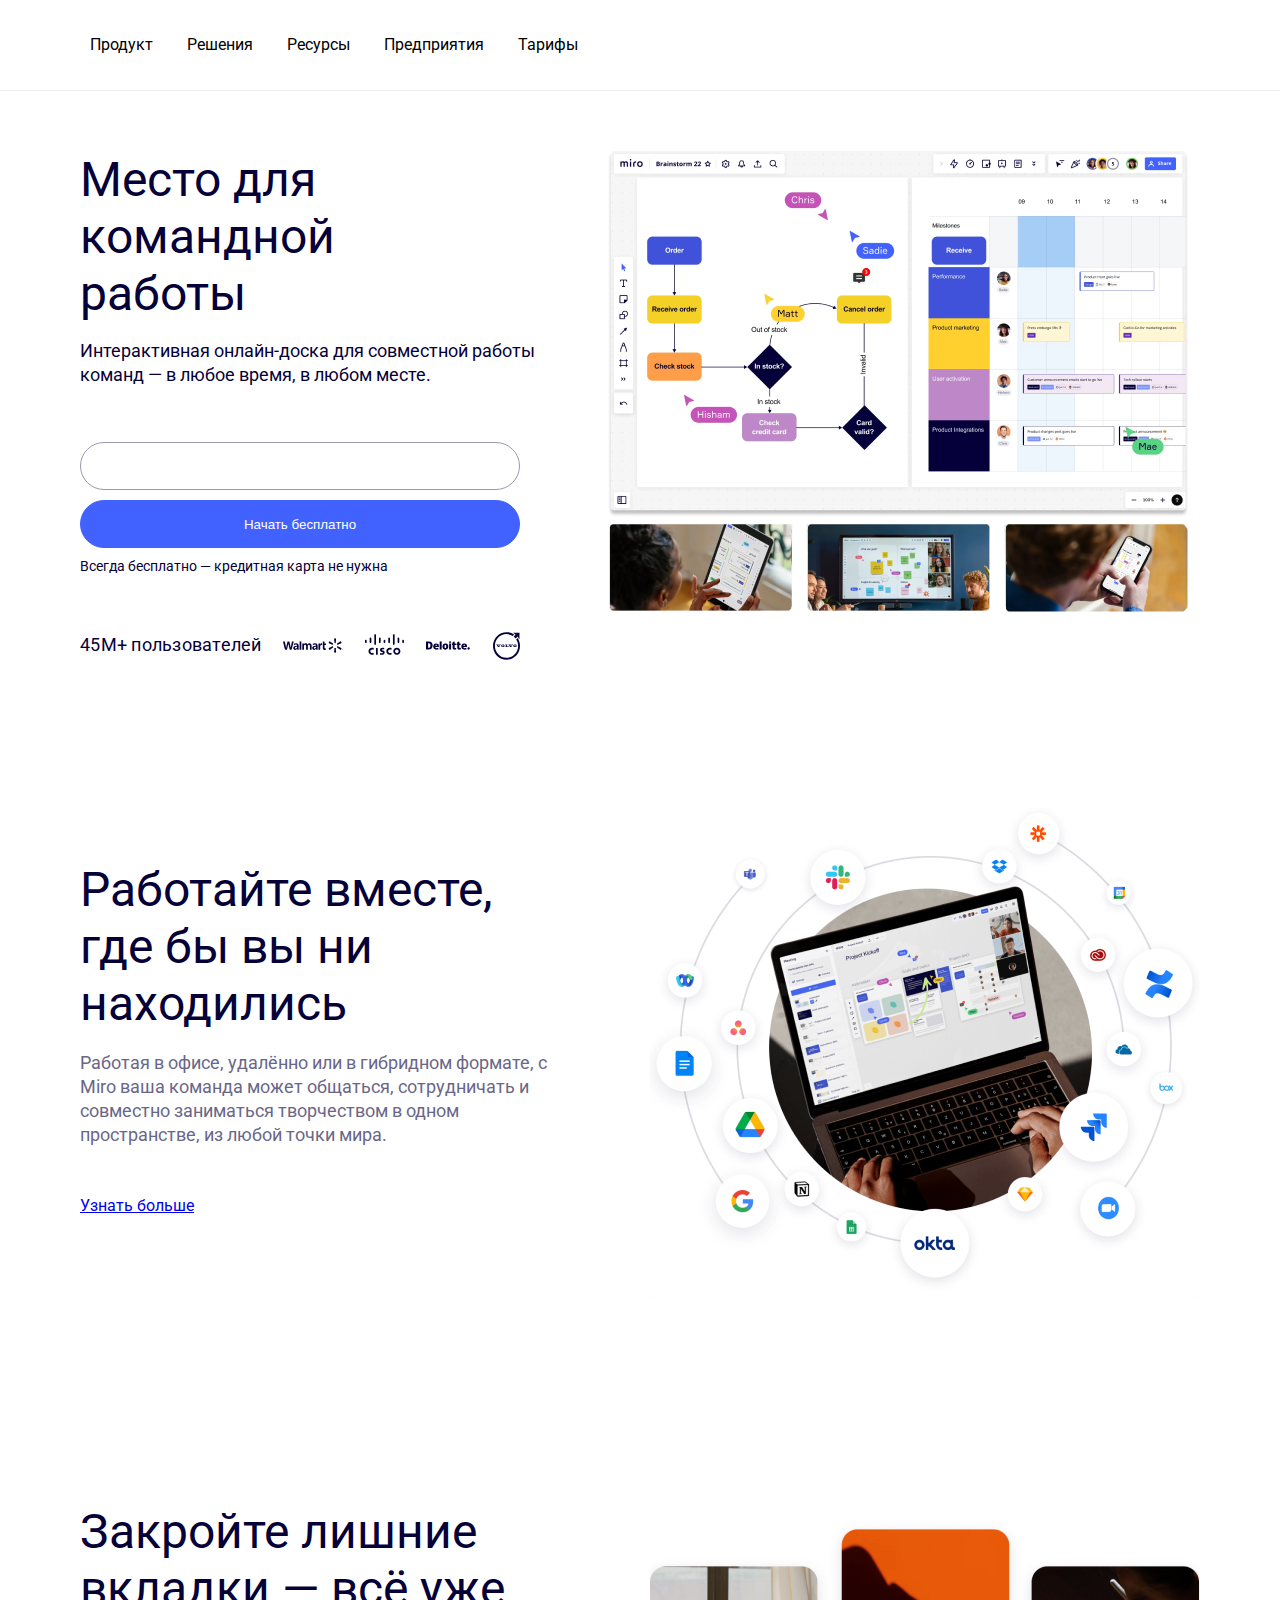
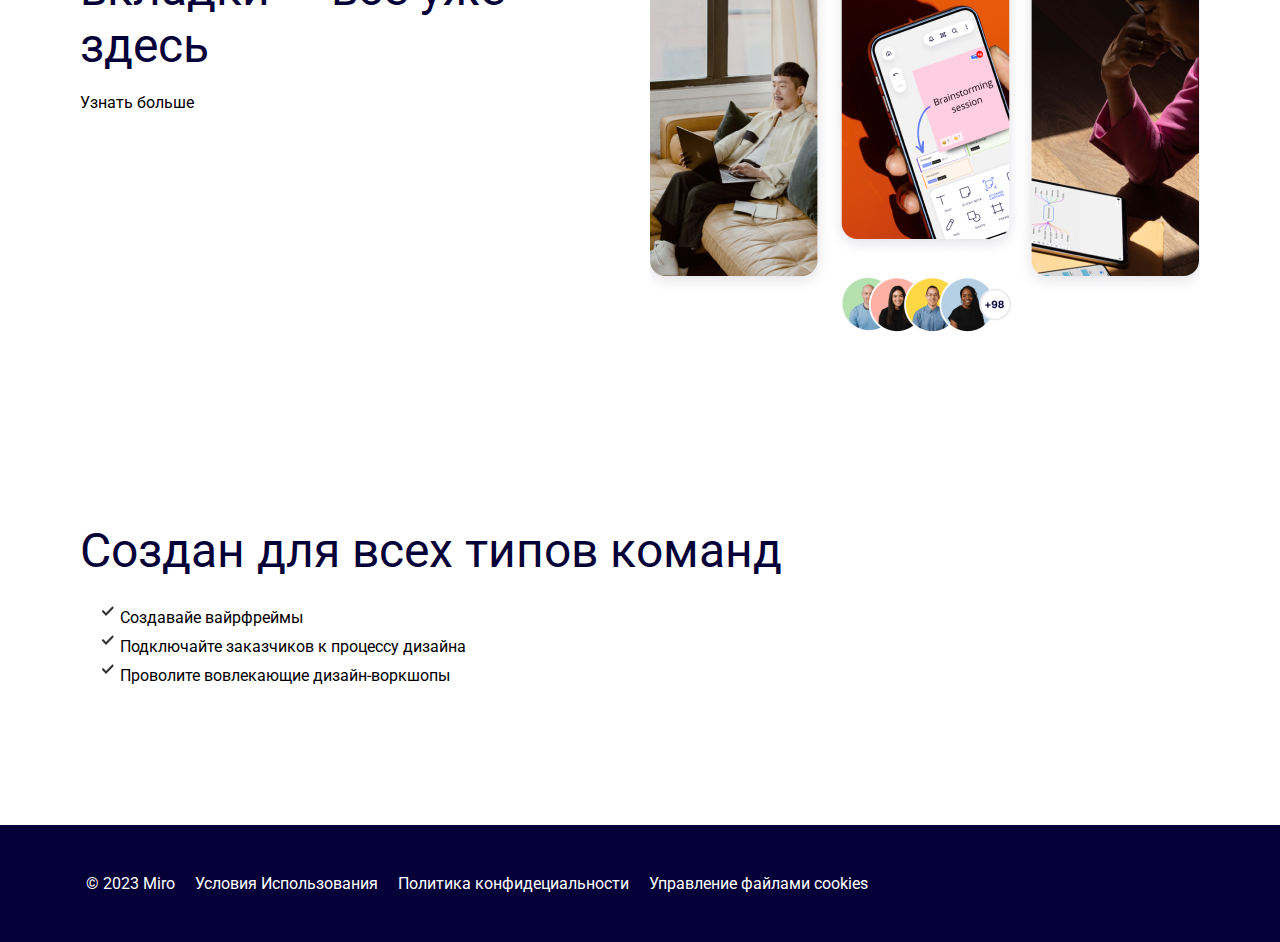
<file: 1-Miro/index.html>
<!DOCTYPE html>
<html lang="ru">
<head>
    <meta charset="UTF-8">
    <meta name="viewport" content="width=device-width, initial-scale=1.0">
    <title>Document</title>
    <link rel="preconnect" href="https://fonts.googleapis.com">
    <link rel="preconnect" href="https://fonts.gstatic.com" crossorigin>
    <link href="https://fonts.googleapis.com/css2?family=Roboto:ital,wght@0,100;0,300;0,400;0,500;0,700;0,900;1,100;1,300;1,400;1,500;1,700;1,900&display=swap" rel="stylesheet">   <link rel="stylesheet" type="" href="./styles/style.css">
</head>
<body>
   <header>
    <nav>
        <ul>
            <li>Продукт</li>
            <li>Решения</li>
            <li>Ресурсы</li>
            <li>Предприятия</li>
            <li>Тарифы</li>
        </ul>
    </nav>
   </header>
   <main>
    <section id="hero">
        <div>
            <h1>Место для <br>командной <br>работы</h1>
            <p class="heroText">Интерактивная онлайн-доска для совместной работы команд — в любое время, в любом месте.</p>
            <form action="/register" method="get" class="heroForm">
                <input type="email" name="email" value="">
                <button id="heroButton"  type="submit">Начать бесплатно</button>
            </form>
            <p>Всегда бесплатно — кредитная карта не нужна</p>
            <div class="heroLogo">
                <p class="logoText">45M+  пользователей</p>
                <img src="./images/logo1.svg" alt="logo1.svg">
                <img src="./images/logo2.svg" alt="logo2.svg">
                <img src="./images/logo3.svg" alt="logo3.svg">
                <img src="./images/logo4.svg" alt="logo4.svg">
            </div>
        </div>
        <div>
            <img src="./images/hero.png" alt="Изображение экрана работы miro" id="heroImage">
        <div>
    </section>
    <section class="section">
        <div>
            <h2>Работайте вместе, где бы вы ни находились</h2>
            <p class="sectionText" >Работая в офисе, удалённо или в гибридном формате, с Miro ваша команда может общаться, сотрудничать и совместно заниматься творчеством в одном пространстве, из любой точки мира.</p>
            <a href="#">Узнать больше</a>
        </div>
        <div>
            <img src="./images/1.png" alt="Работа в miro с мобильных устройств">
        </div>
    </section>
    <section class="section section-reverse">
        <div>
            <img src="./images/2.png" alt="Сервиcвы вокруг miro">
        </div>
        <div>
            <h2>Закройте лишние вкладки — всё уже здесь</h2 
            Редактируете ли вы документы в Google Docs, работаете над задачами в Jira или созваниваетесь в Zoom, Miro предлагает более 100 интеграций с уже известными и полюбившимися вам инструментами.
            <a href="#">Узнать больше</a>
        </div>
   </section>
    <section>
        <h2>Создан для всех типов команд</h2>
        <ul class="sectionList">
            <li>Создавайе вайрфреймы</li>
            <li>Подключайте заказчиков к процессу дизайна</li>
            <li>Проволите вовлекающие дизайн-воркшопы</li>
        </ul>
    </section>
    <footer>
        <div>
            <div>
                &#169; 2023 Miro
            </div>
            <a href="#">Условия Использования</a>
            <a href="#">Политика конфидециальности</a>
            <a href="#">Управление файлами cookies</a>
        </div>
    </footer>
   </main>
</body>
</html>
</file>
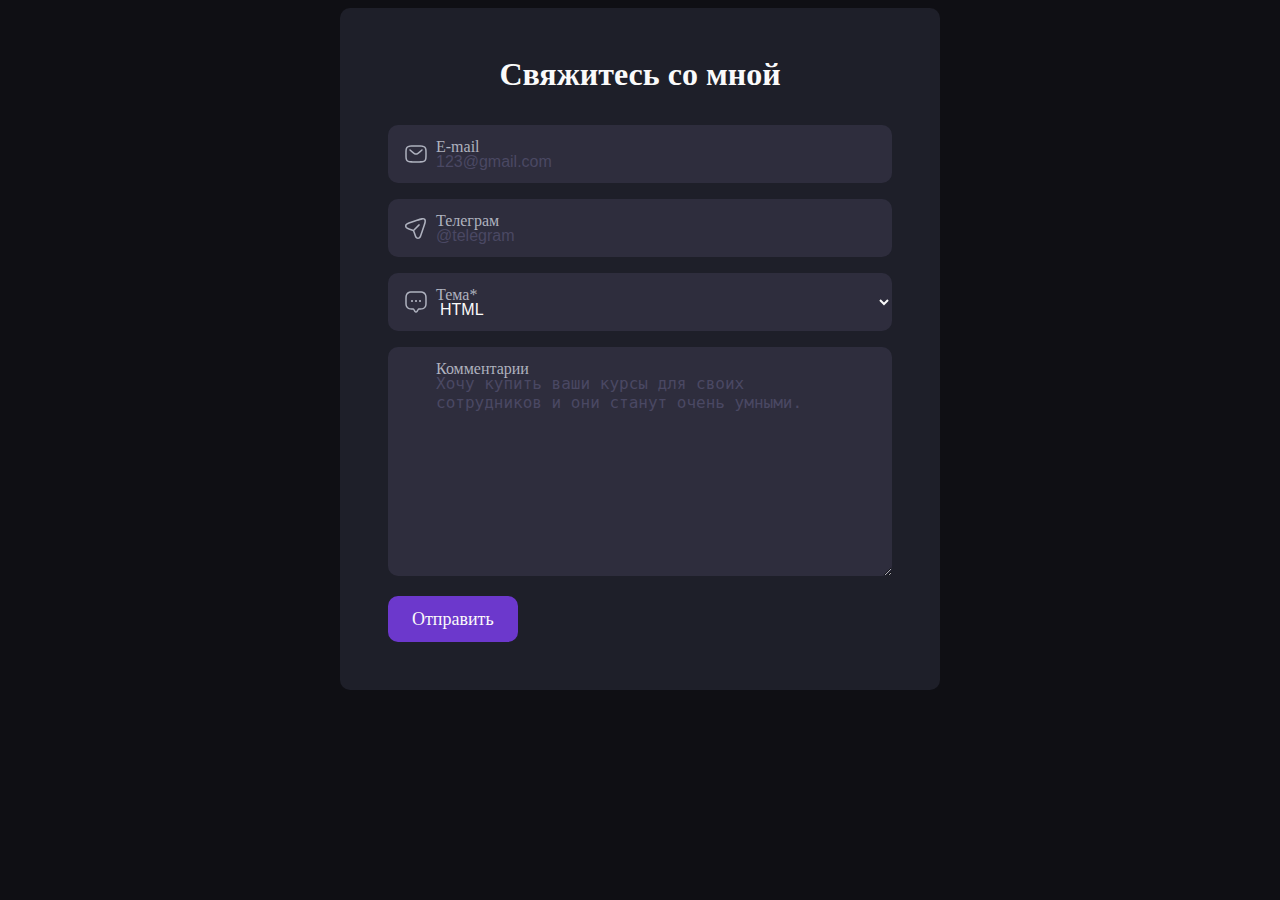
<file: 2-PurpleForm/index.html>
<!DOCTYPE html>
<html lang="en">
<head>
    <meta charset="UTF-8">
    <meta name="viewport" content="width=device-width, initial-scale=1.0">
    <title>Document</title>
    <link rel="stylesheet" type="" href="./styles/style.css">
</head>
<body>
    <main>
            <h1>Свяжитесь со мной</h1>
        <form action="#">
            <div class="field">
                <label for="email" >E-mail</label>
                <img src="./images/message.svg" alt="message icon">
                <input type="email"  id="email" 
                    name="email" value="" 
                    placeholder="123@gmail.com"
                    required>
            </div>
            <div class="field">
                <img src="./images/telegram.svg" alt="telegram icon">
                <label for="telegram">Телеграм</label>
                <input type="text" id="telegram"  
                    name="telegram" value="" 
                    placeholder="@telegram" 
                    required>
            </div>
            <div class="field">
                <img src="./images/topic.svg" alt="topic icon">
                <label for="topic">Тема*</label>
                <select name="topic" id="topic" required>
                    <option value="1">HTML</option>
                    <option value="2">CSS</option>
                    <option value="3">JavaScript</option>
                </select>
                </div>
            <div class="field">
                <label for="comment">Комментарии</label>
                <textarea rows="10" id="comment" name="comment"  cols="30" 
                    placeholder="Хочу купить ваши курсы для своих сотрудников и они станут очень умными."></textarea> </div>
            <div>
                <button type="submit">Отправить</button>
            </div>
            </div>
        </form>
    </main>
    
</body>
</html>
</file>
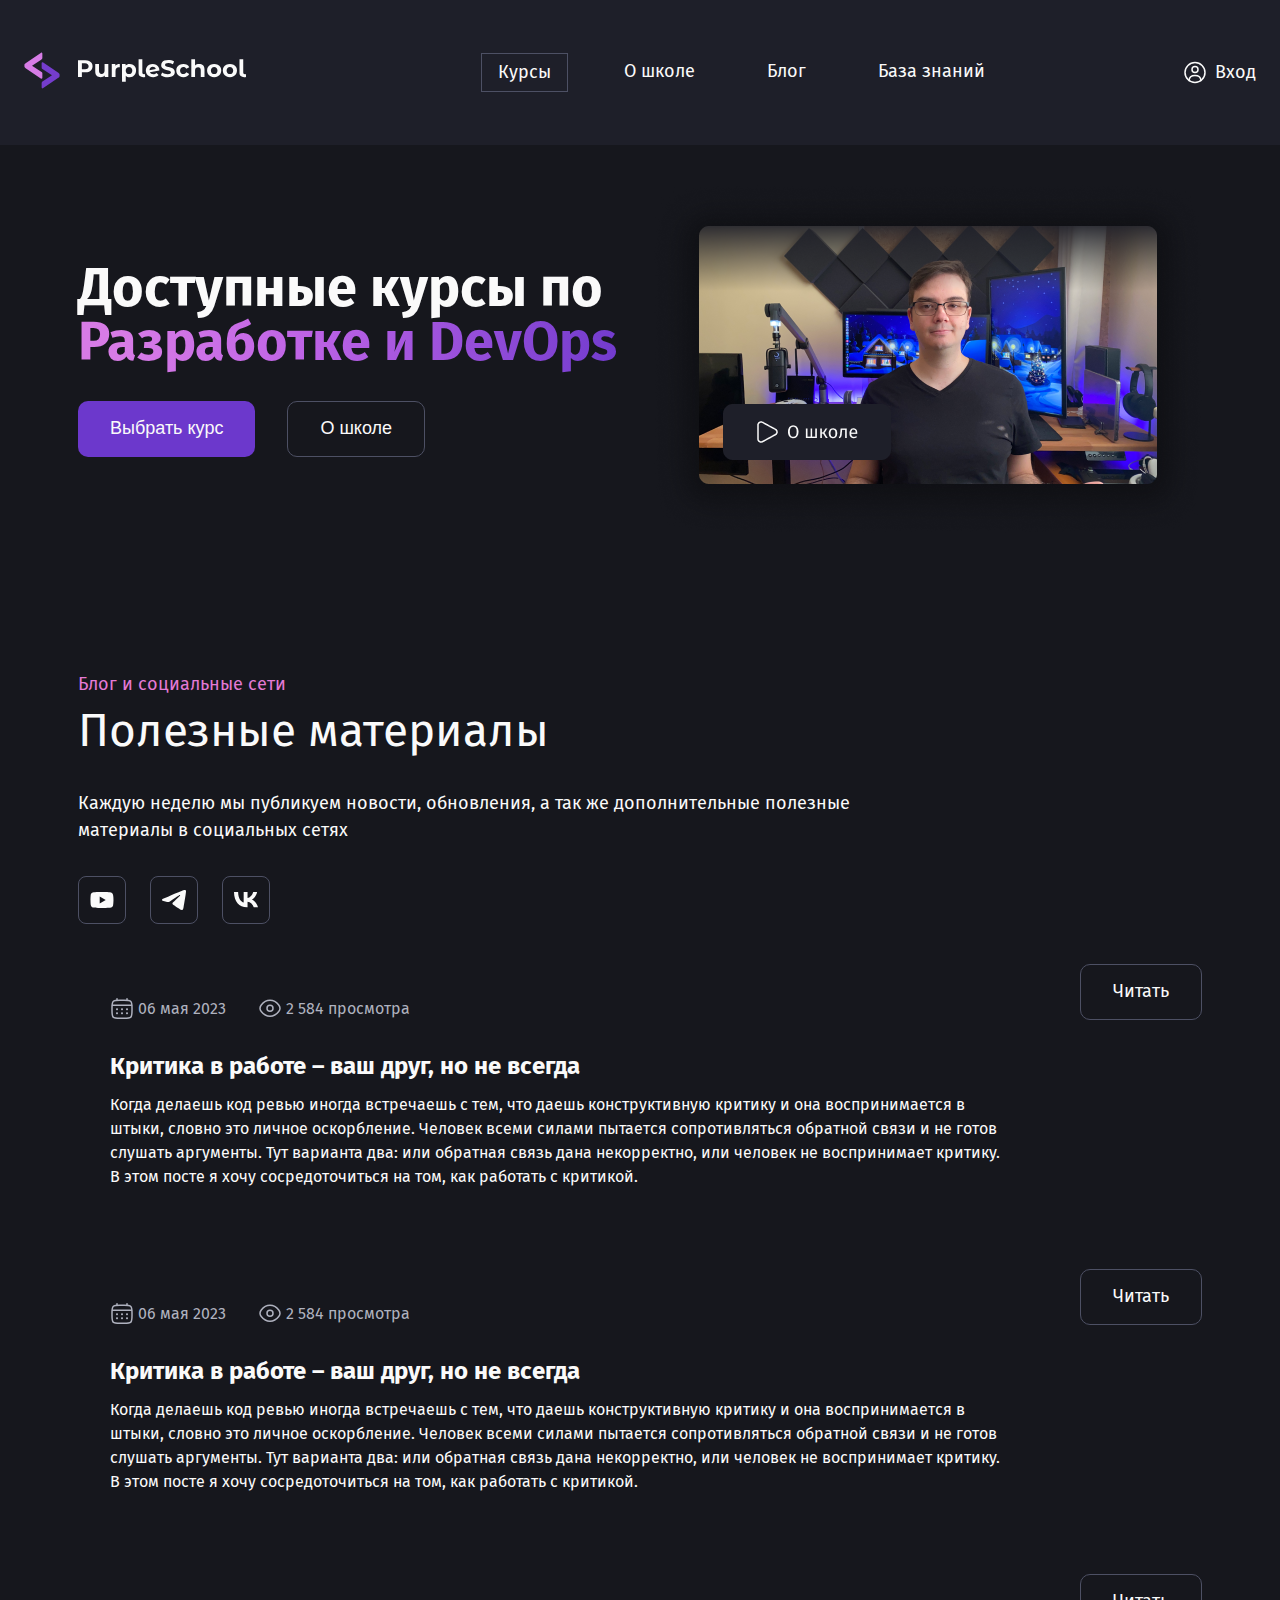
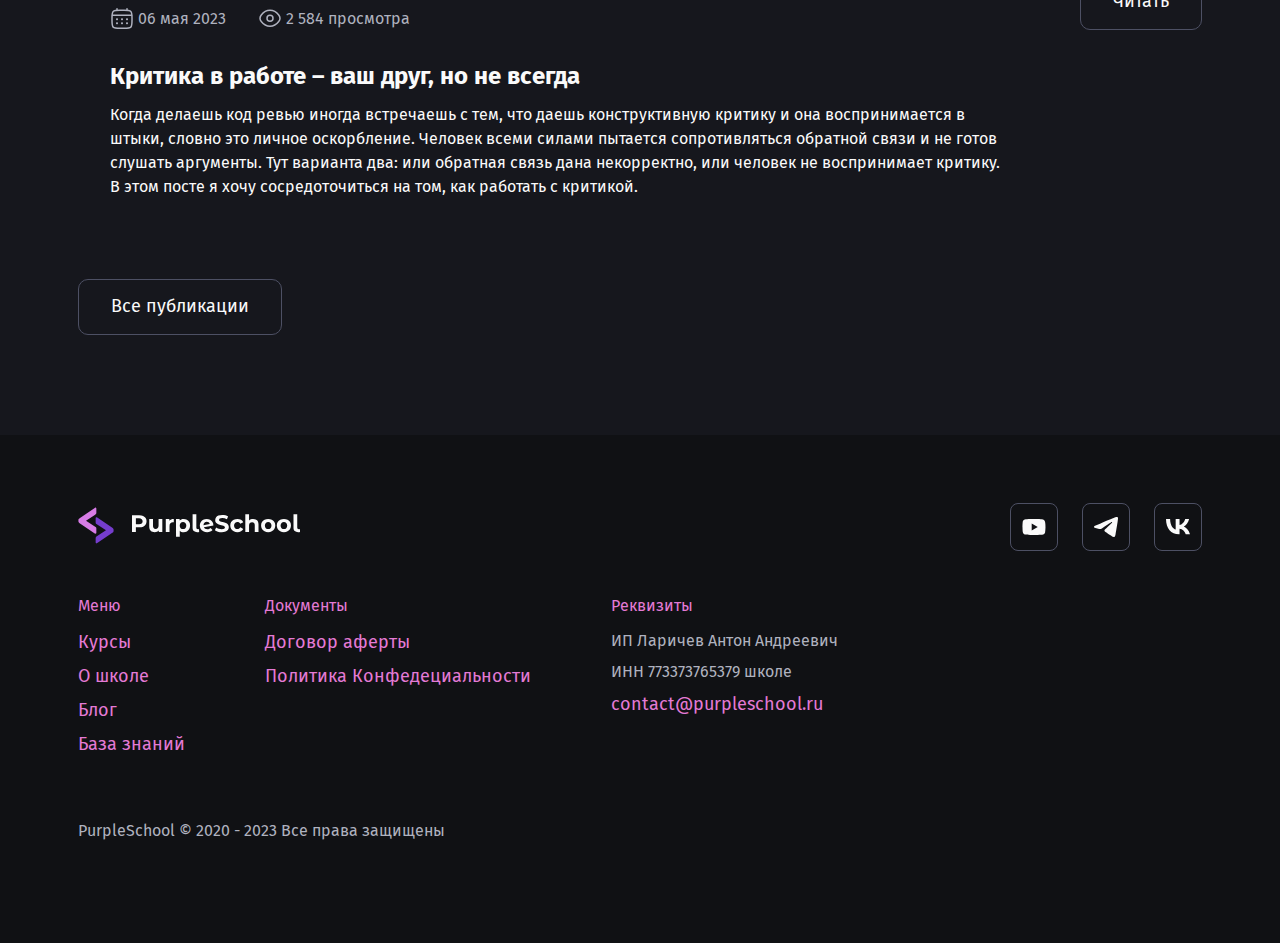
<file: 3-PurpleSchool/index.html>
<!DOCTYPE html>
<html lang="ru{}">
    <head>
        <meta charset="UTF-8">
        <meta name="viewport" content="width=, initial-scale=1.0">
        <title>purpleShcool</title>
        <link rel="stylesheet" type="" href="./styles/global.css">
        <link rel="stylesheet" type="" href="./styles/header.css">
        <link rel="stylesheet" type="" href="./styles/page.css">
        <link rel="stylesheet" type="" href="./styles/components.css">
        <link rel="stylesheet" type="" href="./styles/footer.css">
        <link rel="preconnect" href="https://fonts.googleapis.com">
        <link rel="preconnect" href="https://fonts.gstatic.com" crossorigin>
        <link href="https://fonts.googleapis.com/css2?family=Fira+Sans:wght@400;700&display=swap" rel="stylesheet">
    </head>
    <body>
        <header class="header">
            <div class="header__wrapper">
                <a href="#"><img class="header__logo" src="./images/logo.svg" alt="логотип PurpleSchool"/></a>
                <nav> 
                    <ul class="menu">
                        <li class="menu__item menu__item_active"><a href="#">Курсы</a></li>
                        <li class="menu__item"><a href="#">О школе</a></li>
                        <li class="menu__item"><a href="#">Блог</a></li>
                        <li class="menu__item"><a href="#">База знаний</a></li>
                    </ul>
                </nav>
                <a class="header__login" href="#">
                    <img src="./images/user.svg" alt="Иконка пользователя"/>
                    <div>Вход</div>
                </a>
                <button class="header__mobile-menu-button">
                    <img src="./images/menu.svg" alt="Мобильное меню">
                </button>
            </div>
        </header>
        <section class="section section_light">
            <div class="hero">
                <div class="hero__left">
                   <div class="hero__h1">
                       Доступные курсы по </br>
                       <span class="hero__h1_gradient">Разработке и DevOps</span>
                   </div> 
                   <div class="hero__cta">
                       <button class="button button_primary">Выбрать курс</button>
                       <button class="button button_ghost">О школе</button>
                    </div>
                </div>
                <img class="hero__right" src="./images/video.png" alt="Видео с автором">
                
            </div>

        </section>
        <section>
            <div class="section__wrapper">
                <div class="headling">
                    <div class="headling__top">
                        Блог и социальные сети
                    </div>
                    <h2 class="headling__buttom">
                        Полезные материалы
                    </h2>
                </div>
                <p class="paragraph paragraph-32">
                    Каждую неделю мы публикуем новости, обновления, а так же 
                    дополнительные полезные материалы в социальных сетях
                </p>
                <div class="social-icons">
                    <a href="#" class="social-icons__icon">
                        <img src="./images/social/youtube.svg" 
                        alt="иконка youtube"/>
                    </a>
                    <a href="#" class="social-icons__icon">
                        <img src="./images/social/telegram.svg" 
                        alt="иконка telegram"/>
                    </a>
                    <a href="#" class="social-icons__icon">
                        <img src="./images/social/vk.svg" 
                        alt="иконка vk"/>
                    </a>
                </div>
                <div class="post-wrapper">
                    <artical class="post card card__32">
                        <div class="post__stats">
                            <div class="post__stat">
                                <img src="./images/clalendar-icon.svg" alt="иконка календаря">
                                06 мая 2023
                            </div>
                            <div class="post__stat">
                                <img src="./images/eye-icon.svg" alt="иконка просмотров">
                                2 584 просмотра
                            </div>
                        </div>
                        <div class="post__content">
                            <h3 class="post__header">
                                Критика в работе – ваш друг, но не всегда
                            </h3>
                            <div class="post__description">
                                Когда делаешь код ревью иногда встречаешь с тем, что даешь конструктивную критику и она воспринимается в штыки, словно это личное оскорбление. Человек всеми силами пытается сопротивляться обратной связи и не готов слушать аргументы. Тут варианта два: или обратная связь дана некорректно, или человек не воспринимает критику. В этом посте я хочу сосредоточиться на том, как работать с критикой.
                            </div>
                        </div>
                    </artical>
                    <div class="post__button">
                        <a href="#" class="button button_ghost">Читать</a>
                    </div>
                </div>
                <div class="post-wrapper">
                    <artical class="post card card__32">
                        <div class="post__stats">
                            <div class="post__stat">
                                <img src="./images/clalendar-icon.svg" alt="иконка календаря">
                                06 мая 2023
                            </div>
                            <div class="post__stat">
                                <img src="./images/eye-icon.svg" alt="иконка просмотров">
                                2 584 просмотра
                            </div>
                        </div>
                        <div class="post__content">
                            <h3 class="post__header">
                                Критика в работе – ваш друг, но не всегда
                            </h3>
                            <div class="post__description">
                                Когда делаешь код ревью иногда встречаешь с тем, что даешь конструктивную критику и она воспринимается в штыки, словно это личное оскорбление. Человек всеми силами пытается сопротивляться обратной связи и не готов слушать аргументы. Тут варианта два: или обратная связь дана некорректно, или человек не воспринимает критику. В этом посте я хочу сосредоточиться на том, как работать с критикой.
                            </div>
                        </div>
                    </artical>
                    <div class="post__button">
                        <a href="#" class="button button_ghost">Читать</a>
                    </div>
                </div>
                <div class="post-wrapper">
                    <artical class="post card card__32">
                        <div class="post__stats">
                            <div class="post__stat">
                                <img src="./images/clalendar-icon.svg" alt="иконка календаря">
                                06 мая 2023
                            </div>
                            <div class="post__stat">
                                <img src="./images/eye-icon.svg" alt="иконка просмотров">
                                2 584 просмотра
                            </div>
                        </div>
                        <div class="post__content">
                            <h3 class="post__header">
                                Критика в работе – ваш друг, но не всегда
                            </h3>
                            <div class="post__description">
                                Когда делаешь код ревью иногда встречаешь с тем, что даешь конструктивную критику и она воспринимается в штыки, словно это личное оскорбление. Человек всеми силами пытается сопротивляться обратной связи и не готов слушать аргументы. Тут варианта два: или обратная связь дана некорректно, или человек не воспринимает критику. В этом посте я хочу сосредоточиться на том, как работать с критикой.
                            </div>
                        </div>
                    </artical>
                    <div class="post__button">
                        <a href="#" class="button button_ghost">Читать</a>
                    </div>
                </div>
                <div class="button-more">
                    <a href="#" class="button button_ghost">Все публикации</a>
                </div>
            </div>
        </section>

        <footer class="footer">
            <div class="footer__wrapper">
                <div class="footer__social">
                    <a href="#"><img 
                        class="footer__logo" 
                        src="./images/logo.svg" 
                        alt="логотип PurpleSchool"/>
                    </a>
                    <div class="social-icons">
                        <a href="#" class="social-icons__icon">
                            <img src="./images/social/youtube.svg" 
                            alt="иконка youtube"/>
                        </a>
                        <a href="#" class="social-icons__icon">
                            <img src="./images/social/telegram.svg" 
                            alt="иконка telegram"/>
                        </a>
                        <a href="#" class="social-icons__icon">
                            <img src="./images/social/vk.svg" 
                            alt="иконка vk"/>
                        </a>
                    </div>
                </div>
                <div  class="footer__menu">
                    <nav>
                        <div class="footer__menu-header">Меню</div>
                        <ul class="menu-small">
                            <li class="menu-small__item"><a href="#">Курсы</a></li>
                            <li class="menu-small__item"><a href="#">О школе</a></li>
                            <li class="menu-small__item"><a href="#">Блог</a></li>
                            <li class="menu-small__item"><a href="#">База знаний</a></li>
                        </ul>
                    </nav>
                    <div>
                        <div class="footer__menu-header">Документы</div>
                        <ul class="menu-small">
                            <li class="menu-small__item"><a href="#">Договор аферты</a></li>
                            <li class="menu-small__item"><a href="#">Политика Конфедециальности</a></li>
                        </ul>
                    </div>
                    <div>
                        <div class="footer__menu-header">Реквизиты</div>
                        <ul class="menu-small">
                            <li class="menu-small__item">
                                ИП Ларичев Антон Андреевич
                            </li>
                            <li class="menu-small__item">
                                ИНН 773373765379 школе
                            </li>
                            <li class="menu-small__item">
                                <a href="mailto:contact@purpleschool.ru">contact@purpleschool.ru</a>
                            </li>
                        </ul>
                    </div>
                </div>
                <div  class="footer__copywrite">
                    PurpleSchool © 2020 - 2023 Все права защищены
                </div>
            </div>
        </footer>
    </body>
</html>
</file>
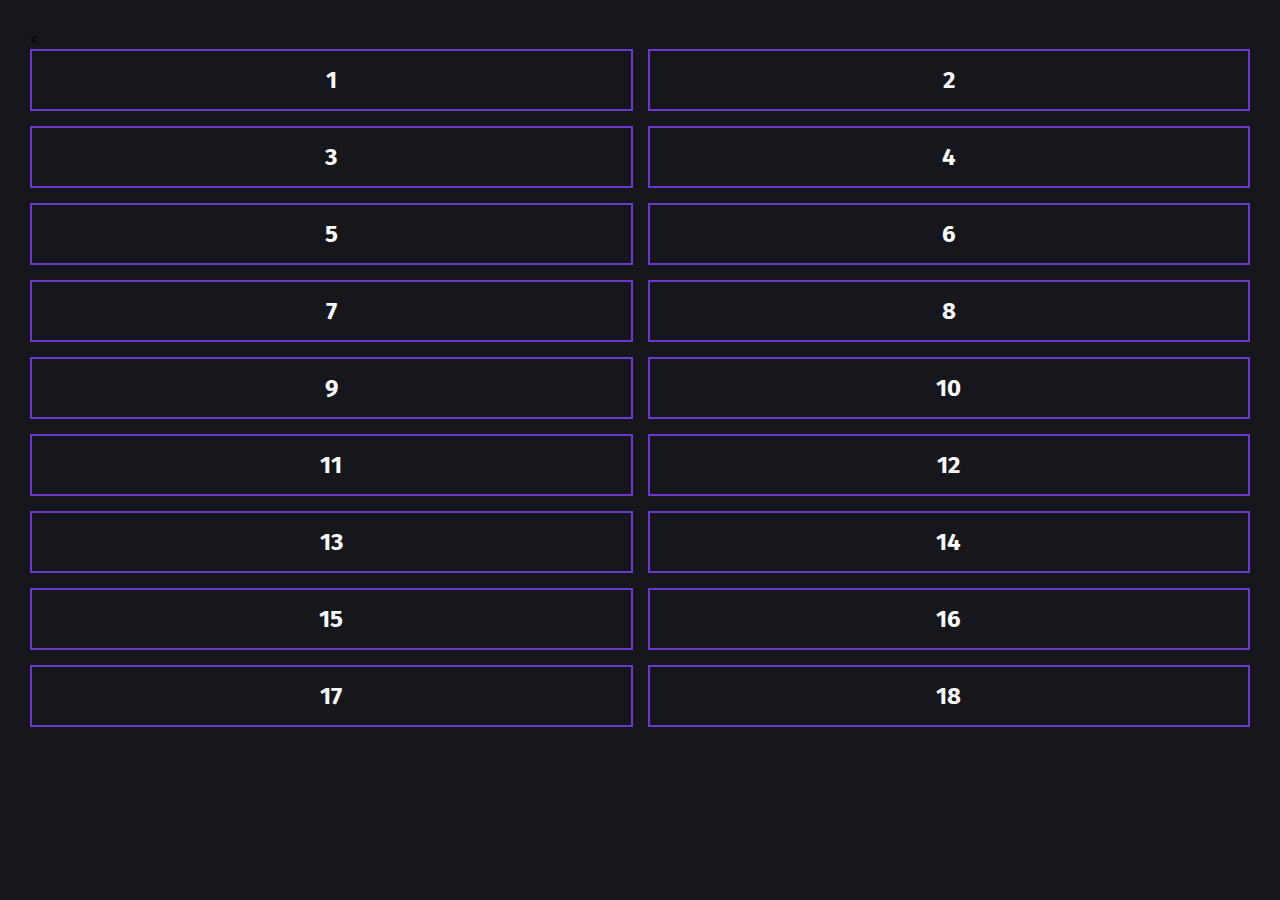
<file: 4-Grid/index.html>
<!DOCTYPE html>
<html lang="en">
<head>
    <meta charset="UTF-8">
    <meta name="viewport" content="width=device-width, initial-scale=1.0">
    <<link rel="stylesheet" type="" href="./styles/style.css">
    <link rel="preconnect" href="https://fonts.googleapis.com">
    <link rel="preconnect" href="https://fonts.gstatic.com" crossorigin>
    <link href="https://fonts.googleapis.com/css2?family=Fira+Sans:wght@400;700&display=swap" rel="stylesheet">
    <title>Grid</title>
</head>
<body>
   <div class="wrapper"> 
       <div class="item item_1">1</div>
       <div class="item item_2">2</div>
       <div class="item item_3">3</div>
       <div class="item item_4">4</div>
       <div class="item">5</div>
       <div class="item">6</div>
       <div class="item">7</div>
       <div class="item">8</div>
       <div class="item item_9">9</div>
       <div class="item">10</div>
       <div class="item item_11">11</div>
       <div class="item">12</div>
       <div class="item">13</div>
       <div class="item">14</div>
       <div class="item">15</div>
       <div class="item">16</div>
       <div class="item">17</div>
       <div class="item">18</div>
   </div>
</body>
</html>
</file>
<file: 1-Miro/styles/style.css>
* {
  box-sizing: border-box;
} 
/*@font-face {*/
/*  font-family: "Roboto";*/
/*  src: url("../fonts/Roboto/Roboto-Regular.ttf");*/
/*}*/
/*html {
  font-size: 10px;
}*/
body {
  font-family: "Roboto", sans-serif;
  margin: 0;
}
header {
  margin-bottom: 60px;
  border-bottom: 1px solid #F0F0F0;
}
nav {
  padding: 33px 50px;
  margin-bottom: 60px;
  max-width: 1200px;
  margin: 0 auto;
}
nav ul {
  list-style: none;
  padding: 0;
  margin: 0;
  display: flex;
  gap: 34px;
/*  font-family: Roboto;*/
  font-size: 16px;
  font-weight: 400;
  line-height: 24px;
}

h1 {
  margin: 0 0 17px 0;
/*  text-align: center;*/
}
 h2 {
   margin: 60px 0 19px 0;
 }

h1, h2 {
  font-weight: 400;
  font-size: 48px;
/*  font-size: max(4vw, 48px);*/
/*  font-size: clamp(min(4vw), 300px,  max(20vw, 40rem));*/
  line-height; 56px;
  color: #050038;
}

p {
  font-weight: 400;
  font-size: 18px;
  line-height: 24px;
}
section {
  max-width: 1200px;
  margin: 0 auto;
  padding: 0 40px;
  margin-bottom: 140px;
}

 .section {
   display: flex;
   gap:  100px;
 }
 .section-reverse {
   flex-direction: row-reverse;
 }

 #hero {
   display: flex;
   gap: 60px;
   font-size: 16px;
 }
.heroText {
  color: #050038;
  margin: 0 0 55px 0;
}
#heroButton {
/*  font-size: 1em;*/
/*  background-color: #4262FF;*/
/*  color: #FFF;*/
/*  border: 1px solid #4262FF;*/
/*/*  padding: 1em 2em;*/*/
/*  background-color: #122db6;*/
/*  border-radius: 50%;*/
/*  transition: background-color 1s, border-radius 2s;*/
}
#heroButton:active {
  background-color: #071766;
}
.heroForm {
  display: flex;
  flex-direction: column;
  gap: 10px;
}
.heroForm input {
  width: 440px;
  border-radius: 32px;
  border: 1px solid #9B99AF;
  height: 48px;
  padding: 5px 10px;
}
.heroForm button {
  height: 48px;
  color: #FFF;
  border: 1px solid #4262FF;
  width: 440px;
  background-color: #4262FF;
  height: 48px;
  padding: 5px 10px;
  border-radius: 32px;
}
 .heroForm +p {
   font-family: Roboto;
   font-size: 14px;
   font-weight: 400;
   line-height: 20px;
/*   letter-spacing: 0em;*/
   text-align: left;
   color: #050038;
   margin: 8px 0 52px 0;
 }
 .heroLogo {
   display: flex;
   align-items: center;
   justify-content: space-between;
/*   flex-direction: column;*/
   gap: 10px;
   width: 440px;
 }
 .heroLogo img {
   height: 33px;
 }
 .logoText {
   color: #050038;
  font-family: Roboto;
  font-size: 18px;
  font-weight: 400;
  line-height: 24px;
  letter-spacing: 0.25px;
  text-align: left;
/*   display: inline;*/
   margin: 0;
 }
 .sectionText {
   color: #696688;
   margin: 0 0 49px 0;
 }
/* .heroText {*/
/*   font-size: 2em;*/
/* }*/
 .sectionList li::marker {
  content: url("../images/frame.svg"); 
 }
/* ul li {*/
/*   font-size: 2rem;*/
/*   margin-bottom: 1rem;*/
/* }*/
footer {
  background-color: #050038;
  padding: 0 48px 0 46px;
  color: #FFF;
}
footer > div {
  padding: 0 40px;
  display: flex;
  gap: 20px;
  align-items: center;
  max-width: 1200px;
  height: 117px;
  margin: 0 auto;
}
/*footer div {*/
/*  text-decoration: none;*/
/*}*/
footer a {
  color: #FFF;
  text-decoration: none;
}
/* footer {*/
/*   height: 100vh;*/
/*   width: 100vw;*/
/* }*/
/* .exp div {*/
/*   height: 200px;*/
/*   width: clamp(200px, 80%, 600px);*/
/*   width: min(30%, 250px);*/
/*   width: calc(100% - 20px);*/
/*   width: max(20%, 150px);*/
/*   background-color: #050038;*/
/*   color: white;*/
/*   font-size: 24px;*/
/*   margin: 10px;*/
/*   animation: my-move 2s ease forwards;*/
/*   animation-name: my-move;*/
/*   animation-duration: 2s;*/
/*   animation-timing-function: ease;*/
/*   animation-fill-mode: forwards;*/
/*   animation-delay: 1s;*/
/*   animation-iteration-count: 5;*/
/*   animation-direction: reverse;*/
/* }*/
/* .exp:hover div {*/
/*   animation-play-state: paused;*/
/* }*/
/* @keyframes my-move {*/
/*  25% {*/
/*    transform: translateX(100%);*/
/*  }*/
/*  50% {*/
/*    transform: translateX(100%) translateY(-100%);*/
/*  }*/
/*  75% {*/
/*    transform: translateX(0%) translateY(-100%);*/
/*  }*/
/*  100% {*/
/*    transform: translateX(0%) translateY(0%);*/
/*  }*/
/* }*/
/* @media (min-width: 500px) {*/
/*     h1 {*/
/*           color: red;*/
/*     }*/
/* }*/
/* @media (max-width: 500px) {*/
/*     h2 {*/
/*           color: green;*/
/*     }*/
/* }*/
</file>
<file: 2-PurpleForm/styles/style.css>
* {
  box-sizing: border-box;
 }
body {
  background-color: #0F0F14;
}
main {
  background-color: #1E1F29;
  border-radius: 10px;
  padding: 48px;
  max-width: 600px;
  min-width: 360px;
  margin: 0 auto;
}
label {
  color: #AFB2BF;
}

h1 {
  color: #FAFAFA;
  text-align: center;
  margin: 0 0 32px 0;
  font-family: Fira Sans;
}
label {
  position: absolute;
  top: 12px;
  left: 48px;
  font-family: Fira Sans;
  font-size: 16px;
  font-weight: 400;
  line-height: 19px;
  color: #AFB2BF;
}
input, textarea, select {
  color: #FAFAFA;
  background: #2E2D3D;
  font-size: 16px;
  font-weight: 400;
  line-height: 19px;
  padding: 27px 48px 12px;
  border: none;
  border-radius: 10px;
  width: 100%;
}
input::placeholder, textarea::placeholder, select::placeholder {
  color: #4a4863;
}
button {
  background-color: #6C38CC;
  color: #FAFAFA;
  border: none;
  border-radius: 10px;
  padding: 12px 24px;
  font-family: Fira Sans;
  font-size: 18px;
  font-weight: 400;
  line-height: 22px;
  text-align: center;
}
.field {
  margin-bottom: 16px;
  position: relative;
}
.field img {
  position: absolute;
  top: 17px;
  left: 16px;
}
</file>
<file: 3-PurpleSchool/styles/global.css>
/*
 * Б - Блок
 * Э - Элемент блока
 * М - модификатор блока
 * 
 * */
* {
   box-sizing: border-box;
 }

 html {
  -webkit-font-smoothing: antialiased;
  -moz-osx-font-smoothing: grayscale;
  text-rendering: optimizeLegibility;
 }

:root {
  --color-primary: #6c38cc;
  --color-primary-hover: #5b2bb2;
  --color-secondary: #e47ad5;
  --color-text: #FAFAFA;
  --color-bg: #16171d;
  --color-link-hover: #afb2bf;
  --color-bg-medium: #1E1F29;
  --color-bg-light: #2E2D3D;
  --space-10: 10px;
  --color-stroke: #4D5064;
  --color-footer: #101114;

  --gradient: linear-gradient(93.33deg, #D77BE6 9.26%, #BE63E6 42.32%, #6C38CC 104.58%);

  --border-8: 8px;
  --border-10: 10px;

    --layout-width: 1172px;
}
body {
  background: var(--color-bg);
  margin: 0;
  font-family: "Fira Sans" , sans-serif;
  font-style: normal;
  font-weight: 400;
}

a {
  text-decoration: none;
}
</file>
<file: 3-PurpleSchool/styles/header.css>
.header {
  background-color: var(--color-bg-medium);
}
.header__wrapper {
  max-width: var(--layout-width)
  margin: 0 auto;
  display: flex;
  justify-content: space-between;
  align-items: center;
  padding: 40px 24px;
}

.header__login {
  display: flex;
  gap: 8px;
  align-items: center;
  font-size: 18px;
  line-height: 120%;
  color: var(--color-text);
  cursor: pointer;
}
.header__login:hover {
  color: var(--color-link-hover);
  cursor: pointer;
}

.header__mobile-menu-button {
  display: none;
  background: none;
  border: none;
  cursor: pointer;
}


@media (max-width: 960px) {
  .header__login {
    display: none;
  } 
  .header__mobile-menu-button {
    display: block;
  }
}
@media (max-width: 480px) {
  .header__logo {
    max-width: 174px;
  }
}
/* Menu*/
.menu {
  list-style: none;
  display: flex;
  gap: 40px;
  margin: 0;
/*  color: var(--color-text);*/
}

.menu__item {
  padding: 8px 16px;
}

.menu__item a {
  font-family:  "Fira Sans";
  font-style: normal;
  font-weight: 400;
  font-size: 18px;
  line-height: 120%;
  color: var(--color-text);
}
.menu__item:hover a {
  color: var(--color-link-hover);
}
.menu__item_active {
  border: 1px solid var(--color-stroke);
  border-radius: var(--vorder-8);
} 


@media (max-width: 960px) {
  .menu {
    display: none;
  } 
}
@media (max-width: 640px) {
  .header__wrapper {
    padding: 30px 24px;
  }
}
@media (max-width: 480px) {
  header__logo {
    max-width: 174px;
  }
  .header__wrapper {
    padding: 30px 24px;
  }
}
</file>
<file: 3-PurpleSchool/styles/page.css>
.hero {
  max-width: var(--layout-width);
  margin: 0 auto;
  display: flex;
  justify-content: space-between;
  align-items: center;
  padding: 40px 24px;
}

.hero__left {
  display: flex;
  flex-direction: column;
  gap: 32px;
}

.hero__h1 {
  margin: 0;
  font-weight: 700;
  font-size: 54px;
  line-height: 100%;
  color: var(--color-text);
}   

.hero__h1_gradient {
 background: var(--gradient);
 -webkit-background-clip: text;
 -webkit-text-fill-color: transparent;
}
.hero__cta {
  display: flex;
  gap: 32px;
}

.button-more {
  
}
@media (max-width: 1200px) {

  .hero {
    flex-direction: column;
  } 
  .hero__h1 {
    text-align: center;
  }
  .hero__cta {
    justify-content: center;
  }
}
@media (max-width: 640px) {
  .hero__h1 {
    font-size: 30px;
    line-height: 120%;
  }
  .hero__right {
    width: 100%;
  }
  .hero {
    padding: 0 24px;
  }
}
@media (max-width: 480px) {
  .hero__cta {
    gap: 16px;
  }
}
</file>
<file: 3-PurpleSchool/styles/components.css>
/*
 *Section
 *
/* Section */
zsh:1: command not found: fmtfmt

}
.section_light{
  background: var(--color-bg-medium);
}
.section__wrapper {
  max-width: var(--layout-width);
  margin: 0 auto;
  padding: 100px 24px;
}
/* Button */
.button {
  padding: 16px 32px;
  color: var(--color-text);
  background: none;
  border: none;
  font-weight: 400;
  font-size:  18px;
  line-height: 120%;
  border-radius: var(--border-10);
  display: inline-block;
  text-align: center;
}
.button_primary {
  background: var(--color-primary);

}
.button_primary:hover {
  background: var(--color-primary-hover);
} 
.button_ghost {
border: 1px solid var(--color-stroke);
} 
.button_ghost:hover {
  background: var(--color-bg-light);
} 
@media (max-width: 640px) {
  .button {
    padding: 12px 32px;
  }
}
/* Social */
.social-icons {
  display: flex;
  gap: 24px;
  align-items: center;
}
.social-icons__icon {
  border: 1px solid var(--color-stroke);
  border-radius: var(--border-8);
  text-decoration: none;
  padding: 11px;
  width: 48px;
  height: 48px;
} 
.social-icons__icon:hover {
  background-color: var(--color-bg-medium);
}
/* Headling */
.headling {
  margin-bottom: 32px;  
}
.headling__top {
  font-family: Fira Sans;
  font-size: 18px;
  font-weight: 400;
  line-height: 22px;
  letter-spacing: 0em;
  text-align: left;
  color: var(--color-secondary);
  margin-bottom: 8px;
}
.headling__buttom {
font-size: 46px;
font-weight: 400;
line-height: 55px;
color: var(--color-text);
margin: 0 0 32px 0;
}
@media (max-width: 869px) {
  .headling__buttom {
    font-size: 34px;
    font-weight: 400;
    line-height: 41px;
  }
}
/* Paragraph */
.paragraph {
  font-family: Fira Sans;
  font-size: 18px;
  font-weight: 400;
  line-height: 27px;
  letter-spacing: 0em;
  text-align: left;
  color: var(--color-text);
  max-width: 787px;
}
.paragraph-32 {
  margin-bottom: 32px;
}
/* Card */
.card {
  border-radius: var(--border-10);
  background var(--color-bg-medium);

}

.card__32 {
  padding: 32px;
}
/* post-wrapper */
.post-wrapper {
  margin-top: 40px;
  display: flex;
  /* flex-direction: column; */
  gap: 36px;
  margin-bottom: 48px;
}

/* post */
.post {
  display: flex;
  flex-direction: column;
  justify-content: space-between;
  gap: 32px;
}

.post__button a {
  display: block;
}

.post__stats {
  display: flex;
  gap: 32px;
}

.post__stat   {
  display: flex;
  align-items: center;
  gap: 4px;
  color: var(--color-link-hover);
  font-size: 16px;
  font-weight: 400;
  line-height: 19px;
  letter-spacing: 0em;
  text-align: right;
  height: 24px;
}

.post__content {
  display: flex;
  flex-direction: column;
  gap: 12px;
}

.post__header {
font-size: 24px;
font-weight: 700;
line-height: 29px;
color: var(--color-text);
margin: 0;
}

.post__description {
font-size: 16px;
font-weight: 400;
line-height: 24px;
color: var(--color-text);
}

@media (max-width: 869px) {
  .post-wrapper {
    flex-direction: column;
  }
  .post__header {
    font-size: 21px;
  }
}
</file>
<file: 3-PurpleSchool/styles/footer.css>
.footer {
  background-color: var(--color-footer);
}

.footer__wrapper {
  max-width: var(--layout-width);
  margin: 0 auto;
  padding: 60px 24px 100px;
}

.footer__social {
  display: flex;
  justify-content: space-between;
  margin-bottom: 36px;
  gap: 24px;
}
.footer__menu {
  display: flex;
  gap: 80px;
  margin-bottom: 48px;
}

.footer__menu-header {
  font-weight: 400;
  font-size: 16px;
  color: var(--color-secondary);
}

.menu-small {
  list-style: none;
  padding: 0;
  /* color: white; */
}

.menu-small__item {
  color: var(--color-link-hover);
  margin-bottom: 12px;

}
.menu-small__item a {
  color: var(--color-text);
  font-weight: 400;
  font-size: 18px;
  color: var(--color-secondary);
}
.menu-small__item a:hover {
  color: var(--color-link-hover);
}

 .footer__copywrite {
  font-weight: 400;
  font-size: 16px;
  line-height: 150%;
  color: var(--color-link-hover);
 }

 @media (max-width: 860px) {
   .footer__menu {
     flex-direction: column;
     margin-bottom: 24px;
   }
 }
  @media (max-width: 640px) {
    .footer__social {
      flex-direction: column;
    } 
  }
</file>
<file: 4-Grid/styles/style.css>
/*
 * Б - Блок
 * Э - Элемент блока
 * М - модификатор блока
 * 
 * */
* {
   box-sizing: border-box;
 }

 html {
  -webkit-font-smoothing: antialiased;
  -moz-osx-font-smoothing: grayscale;
  text-rendering: optimizeLegibility;
 }

:root {
  --color-primary: #6c38cc;
  --color-primary-hover: #5b2bb2;
  --color-secondary: #e47ad5;
  --color-text: #FAFAFA;
  --color-bg: #16171d;
  --color-link-hover: #afb2bf;
  --color-bg-medium: #1E1F29;
  --color-bg-light: #2E2D3D;
  --space-10: 10px;
  --color-stroke: #4D5064;
  --color-footer: #101114;

  --gradient: linear-gradient(93.33deg, #D77BE6 9.26%, #BE63E6 42.32%, #6C38CC 104.58%);

  --border-8: 8px;
  --border-10: 10px;

    --layout-width: 1172px;
}
body {
  background: var(--color-bg);
  margin: 30px;
  font-family: "Fira Sans" , sans-serif;
  font-style: normal;
  font-weight: 400;
}

a {
  text-decoration: none;
}

.item {
  color: var(--color-text);
  font-size: 24px;
  font-weight: 700;
  border: 2px solid var(--color-primary);
  text-align: center;
  padding: 15px;
}
/* justify, align  */
/* items, content, self */
.wrapper {
  display: grid;
  grid-template-columns: repeat(auto-fit, minmax(500px, 1fr));
  /* justify-items: end; */
  justify-items: stretch;
  /* grid-template-columns: auto 100px 100px 100px; */
  /* grid-template-columns: repeat(auto-fit, minmax(150px, 1fr)); */
  /* grid-template-columns: repeat(auto-fill, minmax(150px, 1fr)); */
  /* grid-template-columns: repeat(auto-fit, 300px); */
  /* grid-template-columns: repeat(auto-fill, 300px); */
  /* grid-template-columns: [s-left] 200px 200px [sidebar] 1fr 1fr [s-right]; */
  /* grid-template-rows: [s-start] repeat(3, 200px) [s-end]; */
  /* grid-template-columns: repeat(4, 1fr); */
  /* height: 600px; */
  /* grid-template-columns: repeat(3, 1fr); */
  /* grid-template-columns: 1fr 1fr; */
  /* grid-template-rows: repeat(3, 1fr); */
  /* grid-template-rows: 1fr 1fr; */
  gap: 15px; /* grid-template-columns: 200px 100px; */ /* grid-auto-flow: column; */
  /* grid-template-rows: 200px 100px; gap: 15px; /* grid-template-columns: 200px 100px; */ /* grid-auto-flow: column; */ */
  /* grid-auto-flow: row; */
  /* grid-auto-rows: 200px 50px; */
  
}

 /* .item_1 { */
 /*   order: 1; */
 /*   grid-column: 1 / -1; */
 /* } */
 /* .item_2 { */
 /*   order: 1; */
 /* } */

/* .item_4{ */
/*   grid-column : auto / -1; */
/* }  */
/**/
/* .item_11 { */
/*   grid-column: span 2 / 3; */
/*   grid-row: 1 / -1; */
  /* grid-column: 1 / span 3; */
  /* grid-column: 1 / -1; */
  /* grid-column-start: 1; */
  /* grid-column-end: -1; */
  /* grid-column: span 8; */
  /* grid-column: span 2; */
  /* grid-row: span 2; */
/* } */

/* .item_9 { */
/*   grid-column: s-left / sidebar; */
/*   grid-row:  s-start / s-end; */
/* } */
</file>
